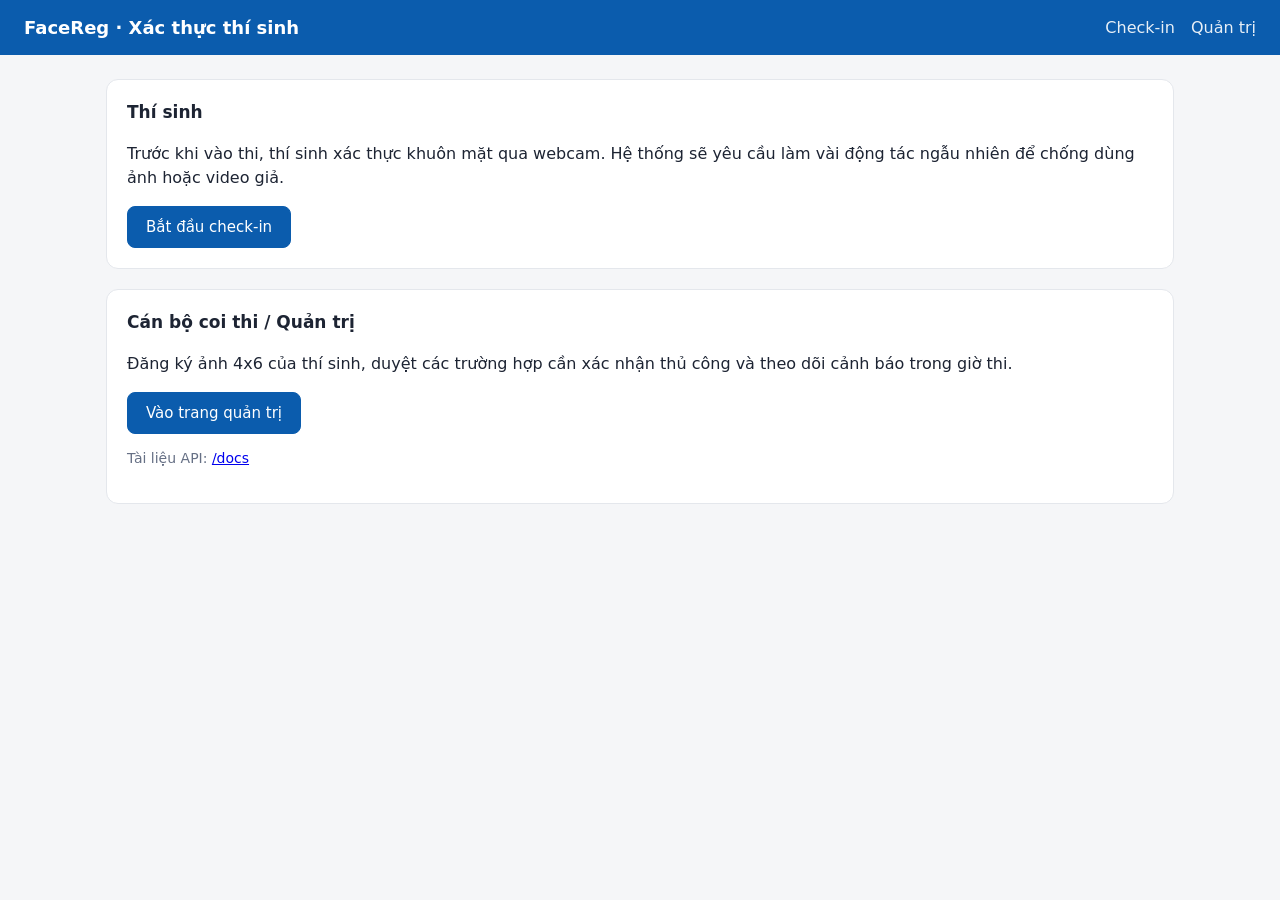
<file: static/index.html>
<!DOCTYPE html>
<html lang="vi">
<head>
  <meta charset="utf-8">
  <meta name="viewport" content="width=device-width, initial-scale=1">
  <title>FaceReg - Xác thực thí sinh</title>
  <link rel="stylesheet" href="/static/css/style.css">
</head>
<body>
  <header class="top">
    <h1>FaceReg · Xác thực thí sinh</h1>
    <nav><a href="/checkin">Check-in</a><a href="/admin">Quản trị</a></nav>
  </header>
  <main>
    <div class="card">
      <h2>Thí sinh</h2>
      <p>Trước khi vào thi, thí sinh xác thực khuôn mặt qua webcam. Hệ thống sẽ yêu cầu làm vài động tác ngẫu nhiên để chống dùng ảnh hoặc video giả.</p>
      <a class="btn" href="/checkin">Bắt đầu check-in</a>
    </div>
    <div class="card">
      <h2>Cán bộ coi thi / Quản trị</h2>
      <p>Đăng ký ảnh 4x6 của thí sinh, duyệt các trường hợp cần xác nhận thủ công và theo dõi cảnh báo trong giờ thi.</p>
      <a class="btn" href="/admin">Vào trang quản trị</a>
      <p class="muted">Tài liệu API: <a href="/docs">/docs</a></p>
    </div>
  </main>
</body>
</html>
</file>
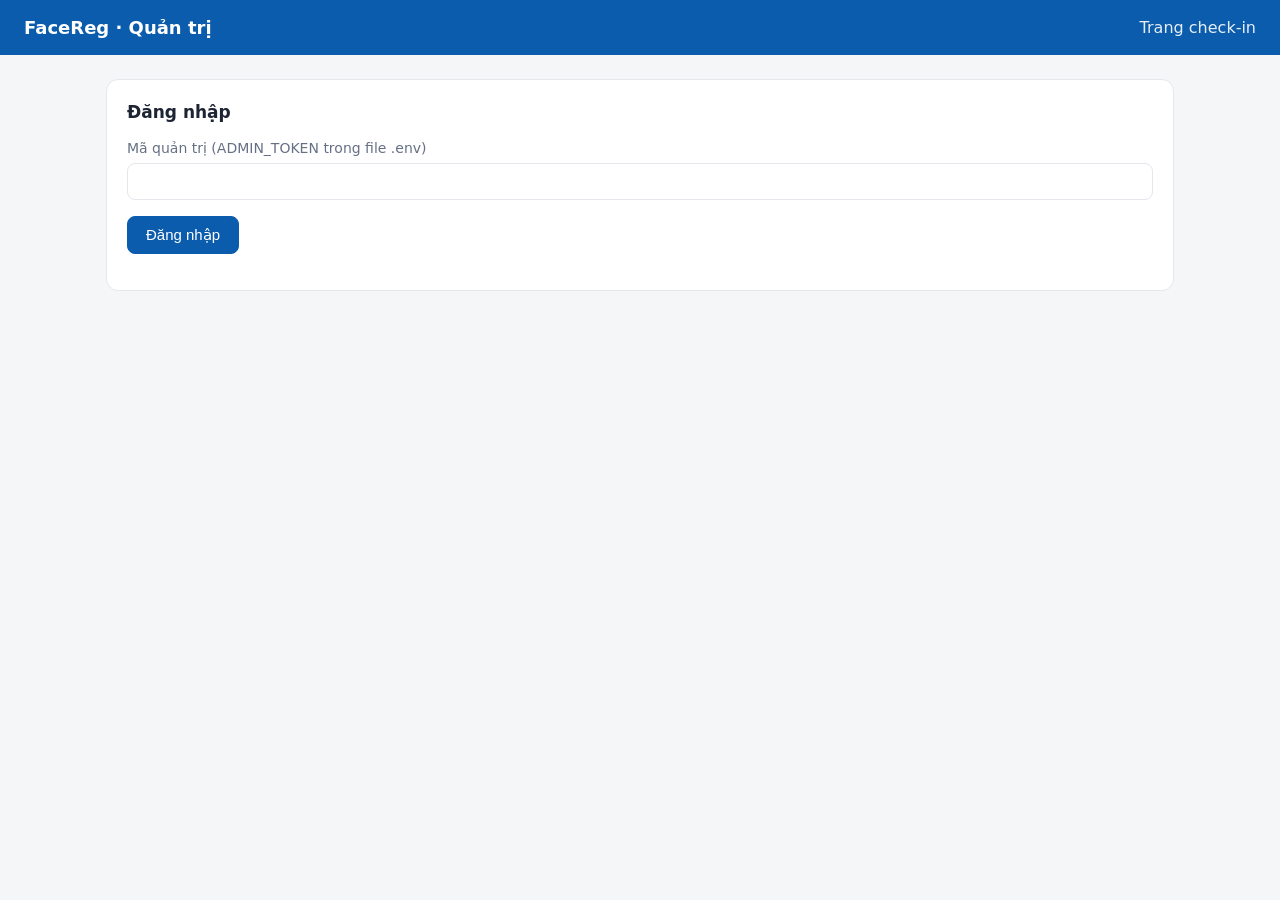
<file: static/admin.html>
<!DOCTYPE html>
<html lang="vi">
<head>
  <meta charset="utf-8">
  <meta name="viewport" content="width=device-width, initial-scale=1">
  <title>Quản trị FaceReg</title>
  <link rel="stylesheet" href="/static/css/style.css">
</head>
<body>
  <header class="top">
    <h1>FaceReg · Quản trị</h1>
    <nav><a href="/checkin" target="_blank">Trang check-in</a><a href="#" id="logoutLink" class="hidden">Đăng xuất</a></nav>
  </header>
  <main>
    <section id="loginCard" class="card">
      <h2>Đăng nhập</h2>
      <label for="token">Mã quản trị (ADMIN_TOKEN trong file .env)</label>
      <input id="token" type="password">
      <div id="loginError" class="alert bad hidden"></div>
      <p><button id="loginBtn">Đăng nhập</button></p>
    </section>

    <div id="app" class="hidden">
      <div class="tabs">
        <button data-tab="review" class="active">Chờ duyệt <span id="reviewCount"></span></button>
        <button data-tab="enroll">Đăng ký thí sinh</button>
        <button data-tab="candidates">Danh sách thí sinh</button>
        <button data-tab="history">Lịch sử check-in</button>
      </div>

      <section data-panel="review" class="card">
        <div class="row">
          <h2 style="flex:1 1 auto">Check-in cần giám thị xác nhận</h2>
          <div style="flex:0 0 auto"><button class="secondary" id="refreshReview">Làm mới</button></div>
        </div>
        <p class="muted">So sánh ảnh đăng ký (trái) với ảnh chụp lúc check-in (phải). Tự động làm mới mỗi 10 giây.</p>
        <div id="reviewList" class="review-grid"></div>
      </section>

      <section data-panel="enroll" class="card hidden">
        <h2>Đăng ký ảnh 4x6</h2>
        <p class="muted">Ảnh chụp thẳng, rõ nét, không đeo kính râm/khẩu trang, ưu tiên file ảnh gốc thay vì chụp lại bản in. Đăng ký hàng loạt: xem <code>scripts/bulk_enroll.py</code>.</p>
        <div class="row">
          <div><label for="enCode">Số báo danh / Mã thí sinh</label><input id="enCode" type="text"></div>
          <div><label for="enName">Họ và tên</label><input id="enName" type="text"></div>
        </div>
        <label for="enPhoto">Ảnh 4x6 (JPG/PNG)</label>
        <input id="enPhoto" type="file" accept="image/*">
        <label><input id="enReplace" type="checkbox"> Thay ảnh nếu thí sinh đã tồn tại (xóa toàn bộ dữ liệu khuôn mặt cũ)</label>
        <p><button id="enrollBtn">Đăng ký</button></p>
        <div id="enrollResult"></div>
      </section>

      <section data-panel="candidates" class="card hidden">
        <div class="row">
          <div><label for="candQ">Tìm theo mã hoặc tên</label><input id="candQ" type="text"></div>
          <div style="flex:0 0 auto"><button id="candSearch">Tìm</button></div>
        </div>
        <table>
          <thead><tr><th>Ảnh</th><th>Mã</th><th>Họ tên</th><th>Mẫu webcam</th><th>Số lần check-in</th><th>Cập nhật</th><th></th></tr></thead>
          <tbody id="candBody"></tbody>
        </table>
      </section>

      <section data-panel="history" class="card hidden">
        <div class="row">
          <div><label for="hStatus">Trạng thái</label>
            <select id="hStatus"><option value="">Tất cả</option><option>ACCEPT</option><option>REVIEW</option><option>REJECT</option></select></div>
          <div><label for="hExam">Mã kỳ thi</label><input id="hExam" type="text"></div>
          <div><label for="hCand">Mã thí sinh</label><input id="hCand" type="text"></div>
          <div style="flex:0 0 auto"><button id="hSearch">Lọc</button></div>
        </div>
        <table>
          <thead><tr><th>#</th><th>Thời gian</th><th>Thí sinh</th><th>Kỳ thi</th><th>Điểm</th><th>Liveness</th><th>Hệ thống</th><th>Cuối cùng</th><th>Cảnh báo giám sát</th></tr></thead>
          <tbody id="hBody"></tbody>
        </table>
      </section>
    </div>
  </main>
  <script src="/static/js/admin.js"></script>
</body>
</html>
</file>
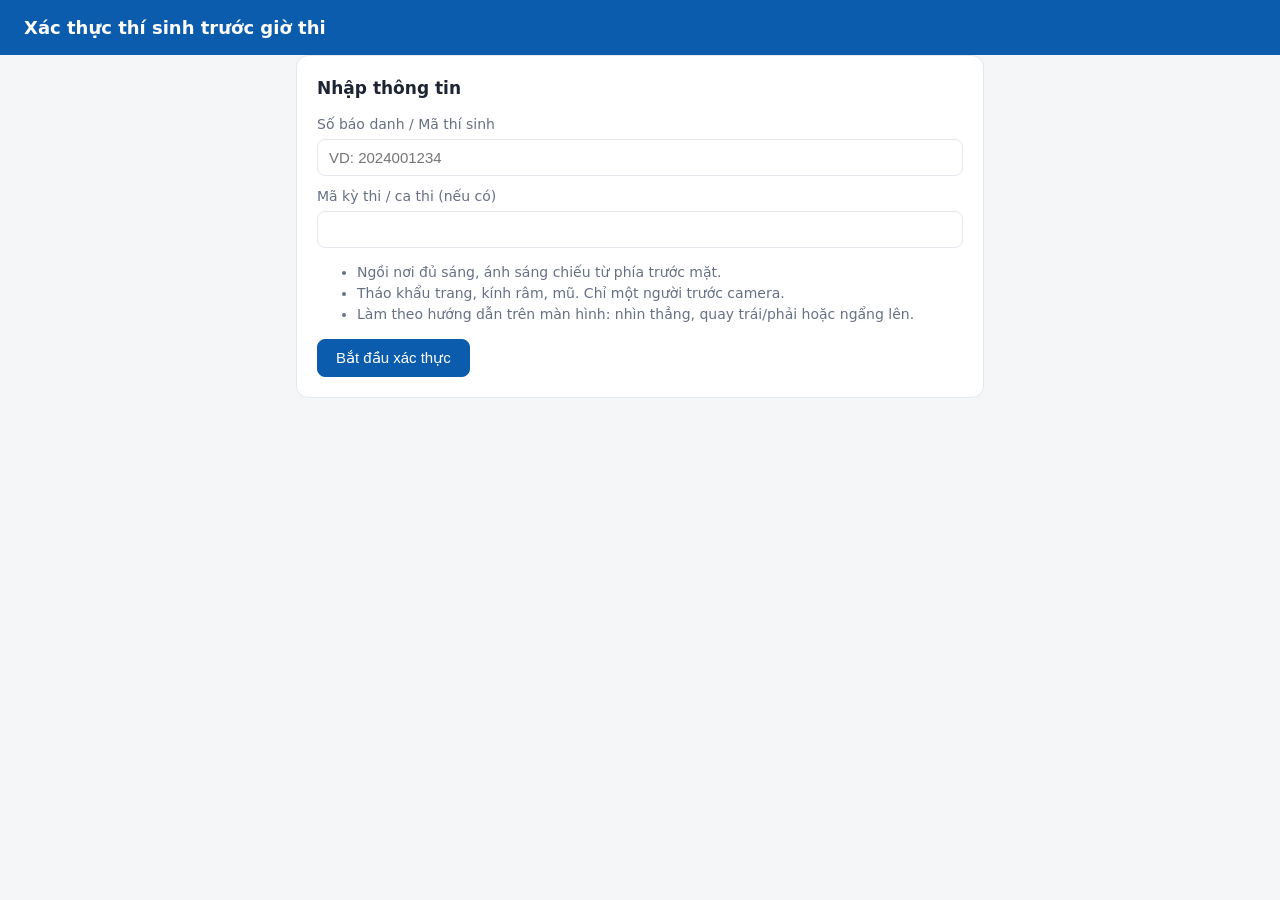
<file: static/checkin.html>
<!DOCTYPE html>
<html lang="vi">
<head>
  <meta charset="utf-8">
  <meta name="viewport" content="width=device-width, initial-scale=1">
  <title>Check-in khuôn mặt</title>
  <link rel="stylesheet" href="/static/css/style.css">
</head>
<body>
  <header class="top">
    <h1>Xác thực thí sinh trước giờ thi</h1>
  </header>
  <main class="checkin-wrap">

    <section id="formCard" class="card">
      <h2>Nhập thông tin</h2>
      <label for="code">Số báo danh / Mã thí sinh</label>
      <input id="code" type="text" autocomplete="off" placeholder="VD: 2024001234">
      <div id="examRow">
        <label for="exam">Mã kỳ thi / ca thi (nếu có)</label>
        <input id="exam" type="text" autocomplete="off">
      </div>
      <ul class="muted">
        <li>Ngồi nơi đủ sáng, ánh sáng chiếu từ phía trước mặt.</li>
        <li>Tháo khẩu trang, kính râm, mũ. Chỉ một người trước camera.</li>
        <li>Làm theo hướng dẫn trên màn hình: nhìn thẳng, quay trái/phải hoặc ngẩng lên.</li>
      </ul>
      <div id="formError" class="alert bad hidden"></div>
      <button id="startBtn">Bắt đầu xác thực</button>
    </section>

    <section id="camCard" class="card hidden">
      <div class="cam">
        <video id="video" autoplay playsinline muted></video>
        <div id="oval" class="oval"></div>
        <div id="instruction" class="instruction">Đang mở camera...</div>
        <div id="feedback" class="feedback"></div>
      </div>
      <div id="steps" class="steps"></div>
      <div class="muted" id="timer"></div>
    </section>

    <section id="resultCard" class="card hidden">
      <div class="result">
        <div id="resultBadge"></div>
        <div id="resultText" class="big"></div>
        <div id="resultSub" class="muted"></div>
        <p><button id="retryBtn" class="secondary hidden">Thử lại</button></p>
      </div>
    </section>

    <canvas id="canvas" class="hidden"></canvas>
  </main>
  <script src="/static/js/checkin.js"></script>
</body>
</html>
</file>
<file: static/css/style.css>
:root {
  --bg: #f5f6f8;
  --card: #ffffff;
  --ink: #1d2433;
  --muted: #667085;
  --line: #e4e7ec;
  --brand: #0b5cad;
  --brand-ink: #ffffff;
  --ok: #12805c;
  --ok-bg: #e7f6ef;
  --warn: #b54708;
  --warn-bg: #fff4e5;
  --bad: #b42318;
  --bad-bg: #fdecea;
  --radius: 12px;
}
* { box-sizing: border-box; }
body {
  margin: 0;
  font-family: "Segoe UI", system-ui, -apple-system, Roboto, Arial, sans-serif;
  background: var(--bg);
  color: var(--ink);
  line-height: 1.5;
}
header.top {
  background: var(--brand);
  color: var(--brand-ink);
  padding: 14px 24px;
  display: flex;
  align-items: center;
  gap: 16px;
}
header.top h1 { font-size: 18px; margin: 0; font-weight: 600; }
header.top nav { margin-left: auto; display: flex; gap: 16px; }
header.top a { color: var(--brand-ink); text-decoration: none; opacity: .9; }
header.top a:hover { opacity: 1; text-decoration: underline; }
main { max-width: 1100px; margin: 24px auto; padding: 0 16px; }
.card {
  background: var(--card);
  border: 1px solid var(--line);
  border-radius: var(--radius);
  padding: 20px;
  margin-bottom: 20px;
}
.card h2 { margin: 0 0 12px; font-size: 17px; }
label { display: block; font-size: 14px; color: var(--muted); margin: 10px 0 4px; }
input[type=text], input[type=password], input[type=file], textarea, select {
  width: 100%;
  padding: 9px 11px;
  border: 1px solid var(--line);
  border-radius: 8px;
  font-size: 15px;
  background: #fff;
}
button, .btn {
  display: inline-block;
  padding: 9px 18px;
  border-radius: 8px;
  border: 1px solid var(--brand);
  background: var(--brand);
  color: var(--brand-ink);
  font-size: 15px;
  cursor: pointer;
  text-decoration: none;
}
button.secondary { background: #fff; color: var(--brand); }
button.danger { background: var(--bad); border-color: var(--bad); }
button.success { background: var(--ok); border-color: var(--ok); }
button:disabled { opacity: .5; cursor: not-allowed; }
.row { display: flex; gap: 12px; flex-wrap: wrap; align-items: flex-end; }
.row > * { flex: 1 1 180px; }
.muted { color: var(--muted); font-size: 14px; }
.badge { display: inline-block; padding: 2px 10px; border-radius: 999px; font-size: 13px; font-weight: 600; }
.badge.ACCEPT { background: var(--ok-bg); color: var(--ok); }
.badge.REVIEW { background: var(--warn-bg); color: var(--warn); }
.badge.REJECT { background: var(--bad-bg); color: var(--bad); }
.alert { padding: 12px 14px; border-radius: 8px; margin: 12px 0; }
.alert.ok { background: var(--ok-bg); color: var(--ok); }
.alert.warn { background: var(--warn-bg); color: var(--warn); }
.alert.bad { background: var(--bad-bg); color: var(--bad); }
.hidden { display: none !important; }
table { width: 100%; border-collapse: collapse; font-size: 14px; }
th, td { text-align: left; padding: 8px 6px; border-bottom: 1px solid var(--line); vertical-align: middle; }
th { color: var(--muted); font-weight: 600; }
.thumb { width: 56px; height: 56px; object-fit: cover; border-radius: 8px; background: #eee; }

/* ---- Check-in ---- */
.checkin-wrap { max-width: 720px; margin: 0 auto; }
.cam {
  position: relative;
  width: 100%;
  aspect-ratio: 4 / 3;
  background: #111;
  border-radius: var(--radius);
  overflow: hidden;
}
.cam video { width: 100%; height: 100%; object-fit: cover; transform: scaleX(-1); }
.cam .oval {
  position: absolute;
  left: 50%; top: 48%;
  width: 46%; height: 72%;
  transform: translate(-50%, -50%);
  border: 4px solid rgba(255,255,255,.75);
  border-radius: 50%;
  box-shadow: 0 0 0 9999px rgba(0,0,0,.35);
  transition: border-color .2s;
}
.cam .oval.good { border-color: #32d583; }
.cam .instruction {
  position: absolute; left: 0; right: 0; top: 0;
  padding: 14px; text-align: center;
  color: #fff; font-size: 22px; font-weight: 600;
  text-shadow: 0 1px 4px rgba(0,0,0,.6);
}
.cam .feedback {
  position: absolute; left: 0; right: 0; bottom: 0;
  padding: 12px; text-align: center; color: #fff; font-size: 16px;
  background: linear-gradient(transparent, rgba(0,0,0,.6));
}
.steps { display: flex; gap: 6px; margin: 12px 0; }
.steps span { flex: 1; height: 8px; border-radius: 4px; background: var(--line); }
.steps span.done { background: var(--ok); }
.steps span.cur { background: var(--brand); }
.result { text-align: center; padding: 28px 12px; }
.result .big { font-size: 22px; font-weight: 600; margin-bottom: 8px; }

/* ---- Review ---- */
.review-grid { display: grid; grid-template-columns: repeat(auto-fill, minmax(330px, 1fr)); gap: 16px; }
.review-item { border: 1px solid var(--line); border-radius: var(--radius); padding: 12px; background: #fff; }
.review-item .pair { display: grid; grid-template-columns: 1fr 1fr; gap: 8px; }
.review-item img { width: 100%; aspect-ratio: 1; object-fit: cover; border-radius: 8px; background: #eee; }
.review-item .cap { font-size: 12px; color: var(--muted); text-align: center; }
.review-item ul { margin: 8px 0; padding-left: 18px; font-size: 13px; color: var(--warn); }
.tabs { display: flex; gap: 8px; margin-bottom: 16px; }
.tabs button { background: #fff; color: var(--brand); }
.tabs button.active { background: var(--brand); color: #fff; }
</file>
